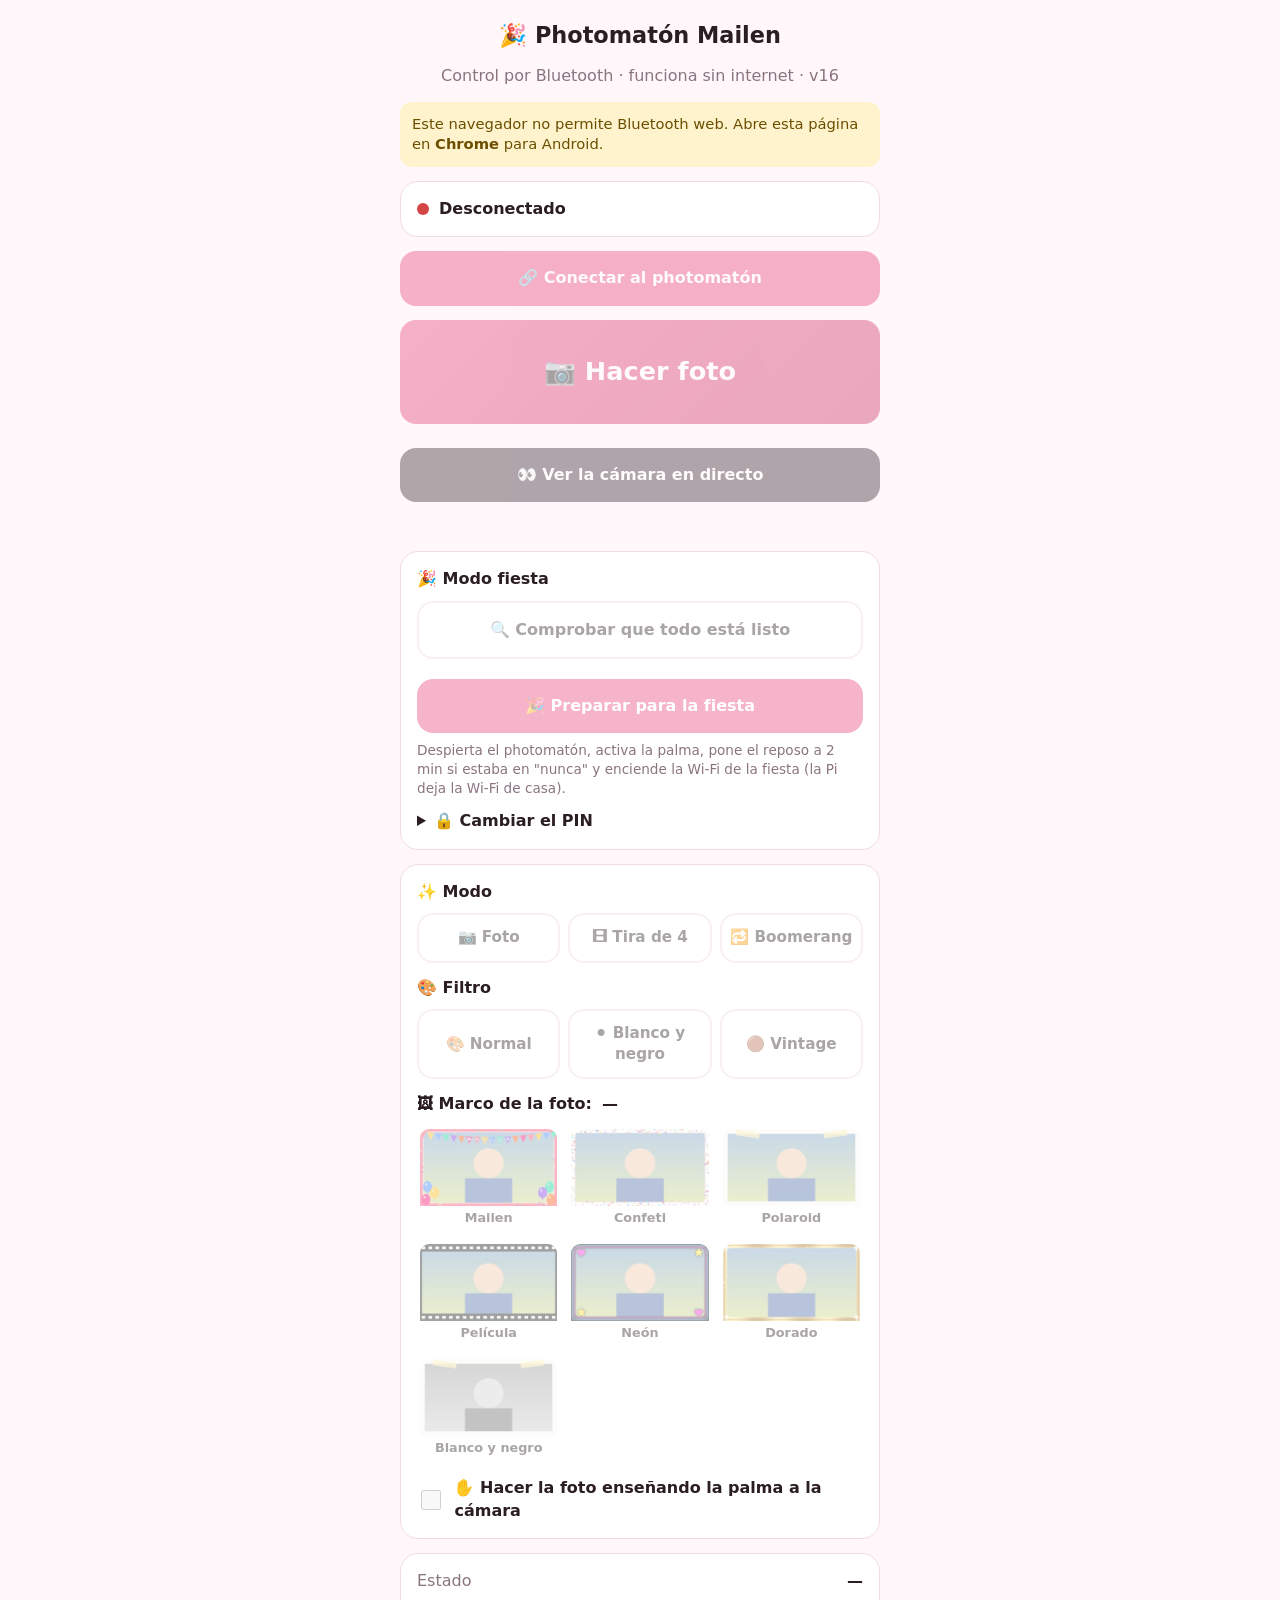
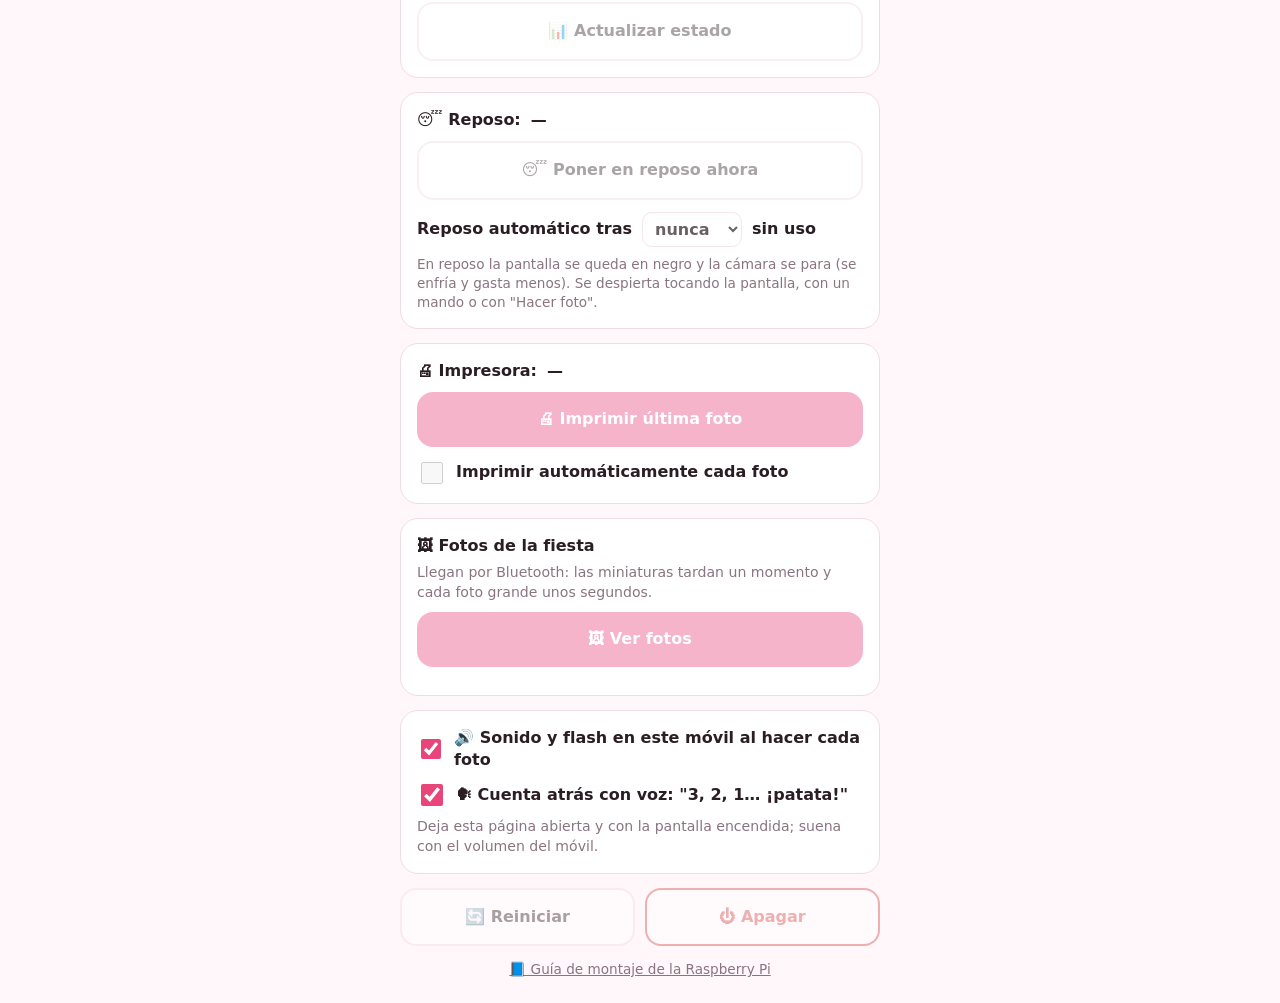
<file: index.html>
<!doctype html>
<html lang="es">
<head>
<meta charset="utf-8">
<meta name="viewport" content="width=device-width,initial-scale=1,viewport-fit=cover">
<meta name="theme-color" content="#e8457a">
<link rel="manifest" href="manifest.json">
<link rel="icon" href="icon.svg">
<title>Photomatón Mailen</title>
<style>
:root{--bg:#fff7fa;--fg:#2b1d24;--card:#fff;--pri:#e8457a;--pri2:#c92e62;--mut:#8a7480;--ok:#1f9d55;--bad:#d64545;--line:#f1dbe4}
@media (prefers-color-scheme:dark){:root{--bg:#1b1417;--fg:#f7eaf0;--card:#271d22;--mut:#b49aa6;--line:#3a2b32}}
*{box-sizing:border-box}
body{margin:0;background:var(--bg);color:var(--fg);font:16px/1.4 system-ui,-apple-system,Segoe UI,Roboto,sans-serif;padding:max(16px,env(safe-area-inset-top)) 16px 24px}
main{max-width:480px;margin:0 auto;display:flex;flex-direction:column;gap:14px}
h1{font-size:1.4rem;margin:4px 0 0;text-align:center}
.sub{text-align:center;color:var(--mut);margin:0}
.card{background:var(--card);border:1px solid var(--line);border-radius:18px;padding:16px}
.estado-con{display:flex;align-items:center;gap:10px;font-weight:600}
.dot{width:12px;height:12px;border-radius:50%;background:var(--bad);flex:none}
.dot.on{background:var(--ok)}
button{font:inherit;border:0;border-radius:16px;padding:16px;cursor:pointer;width:100%;font-weight:700;color:#fff;background:var(--pri);touch-action:manipulation}
button:active{transform:scale(.98)}
button:disabled{opacity:.4;cursor:default}
.foto{font-size:1.6rem;padding:34px 16px;background:linear-gradient(135deg,var(--pri),var(--pri2))}
.fila{display:grid;grid-template-columns:1fr 1fr;gap:10px}
.sec{background:var(--card);color:var(--fg);border:2px solid var(--line)}
.peligro{background:var(--card);color:var(--bad);border:2px solid var(--bad)}
#log{font-size:.95rem;color:var(--mut);min-height:1.4em;text-align:center}
dl{display:grid;grid-template-columns:auto 1fr;gap:6px 12px;margin:0}
dt{color:var(--mut)}dd{margin:0;font-weight:600;text-align:right}
.aviso{background:#fff3cd;color:#6b4e00;border-radius:12px;padding:12px;font-size:.92rem}
@media (prefers-color-scheme:dark){.aviso{background:#3b3010;color:#f3dc8b}}
.oculto{display:none}
#flash{position:fixed;inset:0;background:#fff;opacity:0;pointer-events:none;transition:opacity .35s ease-out;z-index:99}
#flash.on{opacity:1;transition:none}
.opc{display:flex;align-items:center;gap:10px;font-weight:600}
.opc input{width:22px;height:22px;accent-color:var(--pri)}
#modos{display:grid;grid-template-columns:repeat(3,1fr);gap:8px;margin-top:10px}
#modos button{padding:12px 4px;font-size:.95rem;background:var(--card);color:var(--fg);border:2px solid var(--line)}
#modos button.sel{background:var(--pri);color:#fff;border-color:var(--pri)}
#filtros{display:grid;grid-template-columns:repeat(3,1fr);gap:8px;margin-top:10px}
#filtros button{padding:12px 4px;font-size:.95rem;background:var(--card);color:var(--fg);border:2px solid var(--line)}
#filtros button.sel{background:var(--pri);color:#fff;border-color:var(--pri)}
#filtros.apagado{opacity:.35;pointer-events:none}
#marcos.apagado{opacity:.35;pointer-events:none}
#rejilla .video::before{content:"▶";position:absolute;right:6px;bottom:4px;color:#fff;font-size:1rem;text-shadow:0 1px 3px #000;z-index:1}
#vVid{max-width:100%;max-height:100%;display:none}
#marcos{display:grid;grid-template-columns:repeat(3,1fr);gap:8px;margin-top:10px}
#marcos button{padding:0;background:none;color:var(--fg);border:3px solid transparent;border-radius:12px;overflow:hidden;font-size:.8rem;font-weight:600}
#marcos button img{width:100%;aspect-ratio:16/9;display:block;object-fit:cover}
#marcos button span{display:block;padding:3px 0}
#marcos button.sel{border-color:var(--pri);background:var(--line)}
#rejilla{display:grid;grid-template-columns:repeat(3,1fr);gap:6px;margin-top:12px}
#rejilla button{padding:0;border-radius:10px;overflow:hidden;aspect-ratio:16/9;background:var(--line);position:relative}
#rejilla img{width:100%;height:100%;object-fit:cover;display:block}
#rejilla .cargando::after{content:"…";position:absolute;inset:0;display:grid;place-items:center;color:var(--mut);font-size:1.4rem}
#visor{position:fixed;inset:0;background:#0d090b;display:none;flex-direction:column;z-index:50}
#visor.on{display:flex}
#visor .arriba{display:flex;justify-content:space-between;align-items:center;padding:max(10px,env(safe-area-inset-top)) 12px 6px;color:#eee}
#vCerrar{background:none;width:auto;padding:6px 12px;font-size:1.8rem;line-height:1}
#vMarco{flex:1;display:flex;align-items:center;justify-content:center;position:relative;min-height:0}
#vImg{max-width:100%;max-height:100%;object-fit:contain}
#vMarco .flecha{position:absolute;top:50%;transform:translateY(-50%);width:44px;height:64px;padding:0;background:rgba(255,255,255,.14);font-size:1.6rem}
#vAnt{left:6px}#vSig{right:6px}
#vBarra{height:4px;background:#3a2b32;margin:0 12px;border-radius:2px;overflow:hidden}
#vBarra div{height:100%;width:0;background:var(--pri);transition:width .15s}
#vTexto{color:#bbb;text-align:center;font-size:.9rem;min-height:1.3em;margin:6px 12px 0}
#visor .acciones{display:grid;grid-template-columns:repeat(3,1fr);gap:8px;padding:10px 12px max(14px,env(safe-area-inset-bottom))}
#visor .acciones button{padding:14px 4px;background:#3a2b32;font-size:.95rem}
#visor .acciones .pri{background:linear-gradient(135deg,var(--pri),var(--pri2))}
#visor .acciones .seguro{background:var(--ok)}
#bActualizar{margin-top:10px;padding:12px}
#camara{position:fixed;inset:0;background:#0d090b;display:none;flex-direction:column;z-index:60;color:#eee}
#camara.on{display:flex}
#camara .arriba{display:flex;justify-content:space-between;align-items:center;padding:max(10px,env(safe-area-inset-top)) 12px 6px}
#camCaja{flex:1;display:flex;align-items:center;justify-content:center;min-height:0;padding:0 8px}
#camLienzo{position:relative;width:100%;max-height:100%;aspect-ratio:16/9;background:#000;border-radius:10px;overflow:hidden}
#camLienzo img{position:absolute;inset:0;width:100%;height:100%;object-fit:contain}
#camTexto{position:absolute;inset:0;display:flex;align-items:center;justify-content:center;text-align:center;padding:20px;font-weight:600}
#camInfo{font-size:.85rem;color:#b49aa6}
#camara .acciones{display:grid;grid-template-columns:1fr 1fr;gap:8px;padding:10px 12px max(14px,env(safe-area-inset-bottom))}
#camara .acciones button{padding:16px 4px}
#bVista{margin-top:10px;background:#3a2b32}
</style>
</head>
<body>
<div id="flash"></div>
<div id="camara" role="dialog" aria-modal="true">
  <div class="arriba"><span>👀 Cámara en directo <span id="camInfo"></span></span><button id="camCerrar" aria-label="Cerrar" style="background:none;width:auto;font-size:1.9rem;padding:6px 10px">×</button></div>
  <div id="camCaja"><div id="camLienzo"><img id="camImg" alt=""><img id="camMarco" alt=""><div id="camTexto">Conectando con la cámara…</div></div></div>
  <div class="acciones">
    <button id="camDespertar" class="oculto">⏰ Despertar</button>
    <button id="camFoto">📷 Hacer foto</button>
    <button id="camSalir" style="background:#3a2b32">Cerrar</button>
  </div>
</div>
<div id="visor" role="dialog" aria-modal="true">
  <div class="arriba"><span id="vCont"></span><button id="vCerrar" aria-label="Cerrar">×</button></div>
  <div id="vMarco"><img id="vImg" alt="Foto del photomatón"><video id="vVid" autoplay loop muted playsinline></video><button class="flecha" id="vAnt" aria-label="Anterior">‹</button><button class="flecha" id="vSig" aria-label="Siguiente">›</button></div>
  <div id="vBarra"><div></div></div>
  <p id="vTexto"></p>
  <div class="acciones">
    <button id="vCompartir" class="pri">📲 Compartir</button>
    <button id="vGuardar">⬇️ Guardar</button>
    <button id="vImprimir">🖨 Imprimir</button>
  </div>
</div>
<main>
  <h1>🎉 Photomatón Mailen</h1>
  <p class="sub">Control por Bluetooth · funciona sin internet · <span id="ver"></span></p>
  <div id="nuevaVer" class="aviso oculto">🆕 Hay una versión nueva de la webapp. <button id="bActualizar" type="button">Actualizar</button></div>

  <div id="noble" class="aviso oculto">Este navegador no permite Bluetooth web. Abre esta página en <b>Chrome</b> para Android.</div>

  <div class="card">
    <div class="estado-con"><span id="dot" class="dot"></span><span id="con">Desconectado</span></div>
  </div>

  <button id="bConectar">🔗 Conectar al photomatón</button>
  <div id="cardPin" class="card oculto">
    <div class="estado-con">🔒 PIN del photomatón</div>
    <div style="height:10px"></div>
    <div style="display:flex;gap:8px">
      <input id="iPin" type="password" inputmode="numeric" pattern="[0-9]*" maxlength="8" autocomplete="off" placeholder="PIN"
        style="flex:1;min-width:0;font:inherit;font-size:1.3rem;padding:10px 12px;border-radius:12px;border:2px solid var(--line);background:var(--card);color:var(--fg);letter-spacing:.3em">
      <button id="bPin" style="width:auto;padding:0 22px;margin:0">Entrar</button>
    </div>
    <p id="pinMsg" class="sub" style="text-align:left;margin:8px 0 0;font-size:.88rem">Solo quien sepa el PIN puede manejar el photomatón desde el móvil.</p>
  </div>
  <button id="bFoto" class="foto" disabled>📷 Hacer foto</button>
  <button id="bVista" disabled>👀 Ver la cámara en directo</button>
  <div id="log"></div>

  <div class="card">
    <div class="estado-con">🎉 Modo fiesta</div>
    <div style="height:10px"></div>
    <button id="bComprobar" class="sec" disabled>🔍 Comprobar que todo está listo</button>
    <div id="checks" style="margin-top:10px;font-size:.95rem;line-height:1.45"></div>
    <div style="height:10px"></div>
    <button id="bFiesta" disabled>🎉 Preparar para la fiesta</button>
    <p class="sub" style="text-align:left;margin:8px 0 0;font-size:.85rem">Despierta el photomatón, activa la palma, pone el reposo a 2 min si estaba en "nunca" y enciende la Wi-Fi de la fiesta (la Pi deja la Wi-Fi de casa).</p>
    <details style="margin-top:12px"><summary style="cursor:pointer;font-weight:600">🔒 Cambiar el PIN</summary>
      <div style="display:flex;gap:8px;margin-top:10px">
        <input id="iPinNuevo" type="password" inputmode="numeric" pattern="[0-9]*" maxlength="8" autocomplete="off" placeholder="PIN nuevo (4-8 cifras)"
          style="flex:1;min-width:0;font:inherit;padding:10px 12px;border-radius:12px;border:2px solid var(--line);background:var(--card);color:var(--fg)">
        <button id="bPinNuevo" class="sec" style="width:auto;padding:0 16px;margin:0" disabled>Cambiar</button>
      </div>
    </details>
  </div>

  <div class="card">
    <div class="estado-con">✨ Modo</div>
    <div id="modos">
      <button data-m="foto" disabled>📷 Foto</button>
      <button data-m="tira" disabled>🎞 Tira de 4</button>
      <button data-m="boomerang" disabled>🔁 Boomerang</button>
    </div>
    <div style="height:14px"></div>
    <div class="estado-con">🎨 Filtro</div>
    <div id="filtros">
      <button data-f="0" disabled>🎨 Normal</button>
      <button data-f="1" disabled>⚫ Blanco y negro</button>
      <button data-f="2" disabled>🟤 Vintage</button>
    </div>
    <div style="height:14px"></div>
    <div class="estado-con">🖼 Marco de la foto: <span id="marcoNombre" style="font-weight:600">—</span></div>
    <div id="marcos"></div>
    <div style="height:14px"></div>
    <label class="opc"><input type="checkbox" id="cGestos" disabled> ✋ Hacer la foto enseñando la palma a la cámara</label>
  </div>

  <div class="card">
    <dl id="estado"><dt>Estado</dt><dd>—</dd></dl>
    <div style="height:10px"></div>
    <button id="bEstado" class="sec" disabled>📊 Actualizar estado</button>
  </div>

  <div class="card">
    <div class="estado-con">😴 Reposo: <span id="repEstado" style="font-weight:600">—</span></div>
    <div style="height:10px"></div>
    <button id="bReposo" class="sec" disabled>😴 Poner en reposo ahora</button>
    <div style="height:12px"></div>
    <label class="opc">Reposo automático tras
      <select id="sReposo" disabled style="font:inherit;padding:6px 8px;border-radius:10px;border:1px solid var(--line);background:var(--card);color:var(--fg)">
        <option value="0">nunca</option><option value="2">2 min</option><option value="5">5 min</option><option value="10">10 min</option>
        <option value="15">15 min</option><option value="30">30 min</option><option value="60">60 min</option>
      </select> sin uso</label>
    <p class="sub" style="text-align:left;margin:8px 0 0;font-size:.85rem">En reposo la pantalla se queda en negro y la cámara se para (se enfría y gasta menos). Se despierta tocando la pantalla, con un mando o con "Hacer foto".</p>
  </div>

  <div class="card">
    <div class="estado-con">🖨 Impresora: <span id="impEstado" style="font-weight:600">—</span></div>
    <div style="height:10px"></div>
    <button id="bImprimir" disabled>🖨 Imprimir última foto</button>
    <div style="height:12px"></div>
    <label class="opc"><input type="checkbox" id="cAuto" disabled> Imprimir automáticamente cada foto</label>
  </div>

  <div class="card">
    <div class="estado-con">🖼 Fotos de la fiesta <span id="nFotos" style="color:var(--mut);font-weight:400"></span></div>
    <p class="sub" style="text-align:left;margin:6px 0 10px;font-size:.88rem">Llegan por Bluetooth: las miniaturas tardan un momento y cada foto grande unos segundos.</p>
    <button id="bGaleria" disabled>🖼 Ver fotos</button>
    <div id="rejilla"></div>
    <div id="masBox" class="oculto" style="margin-top:10px"><button id="bMas" class="sec">Cargar más</button></div>
  </div>

  <div class="card oculto" id="cardPanel">
    <div class="estado-con">📱 Panel de fotos: <span id="wifiEstado" style="font-weight:600">—</span></div>
    <p class="sub" style="text-align:left;margin:8px 0 10px;font-size:.88rem">Los invitados se conectan a la Wi-Fi del photomatón y abren <b>http://10.42.0.1</b> para ver, guardar, mandar por WhatsApp o imprimir sus fotos.</p>
    <button id="bWifi" class="sec" disabled>📶 Encender Wi-Fi de la fiesta</button>
    <div style="height:12px"></div>
    <label class="opc"><input type="checkbox" id="cInvitados" disabled> Los invitados pueden imprimir desde el panel</label>
  </div>

  <div class="card">
    <label class="opc"><input type="checkbox" id="cEfectos" checked> 🔊 Sonido y flash en este móvil al hacer cada foto</label>
    <div style="height:10px"></div>
    <label class="opc"><input type="checkbox" id="cVoz" checked> 🗣 Cuenta atrás con voz: "3, 2, 1… ¡patata!"</label>
    <p class="sub" style="text-align:left;margin-top:8px;font-size:.88rem">Deja esta página abierta y con la pantalla encendida; suena con el volumen del móvil.</p>
  </div>

  <div class="fila">
    <button id="bReiniciar" class="sec" disabled>🔄 Reiniciar</button>
    <button id="bApagar" class="peligro" disabled>⏻ Apagar</button>
  </div>
  <p class="sub" style="font-size:.85rem"><a href="https://github.com/mibaldi/photomaton-mailen/tree/main/raspberry" style="color:var(--mut)">📘 Guía de montaje de la Raspberry Pi</a></p>
</main>
<script>
const SVC="a07498ca-ad5b-474e-940d-16f1fbe7e8cd", CMD="a07498ca-ad5b-474e-940d-16f1fbe7e8ce", RESP="a07498ca-ad5b-474e-940d-16f1fbe7e8cf", DATA="a07498ca-ad5b-474e-940d-16f1fbe7e8d0";
let dev=null, cmdChar=null;
const $=id=>document.getElementById(id);
const botones=["bVista","bFoto","bEstado","bReiniciar","bApagar","bImprimir","cAuto","bWifi","cInvitados","bGaleria","cGestos","bReposo","sReposo","bComprobar","bFiesta","bPinNuevo"];
let listaMarcos=[], marcoActual=null, modoActual="foto", filtroActual=0;
const TXT_DISPARO={foto:"📷 Hacer foto",tira:"🎞 Hacer tira de 4 fotos",boomerang:"🔁 Hacer boomerang"};
const log=t=>$("log").textContent=t;

if(!navigator.bluetooth){$("noble").classList.remove("oculto");$("bConectar").disabled=true}

function conectadoUI(on){
  $("dot").classList.toggle("on",on);
  $("con").textContent=on?"Conectado a "+(dev?.name||"Photomaton"):"Desconectado";
  botones.forEach(b=>$(b).disabled=!on);
  if(typeof mantenerPantalla==="function") mantenerPantalla(on);
  if(typeof pintarMarcos==="function") pintarMarcos(marcoActual);
  if(typeof pintarModo==="function") pintarModo(modoActual);
  if(typeof pintarFiltro==="function") pintarFiltro(filtroActual);
  $("bConectar").textContent=on?"🔌 Desconectar":"🔗 Conectar al photomatón";
}

async function conectar(){
  desbloquearAudio();
  if(dev?.gatt?.connected){dev.gatt.disconnect();return}
  try{
    if(!dev){
      dev=await navigator.bluetooth.requestDevice({filters:[{services:[SVC]},{name:"Photomaton"}],optionalServices:[SVC]});
      dev.addEventListener("gattserverdisconnected",()=>{conectadoUI(false);abortarDatos();log("Conexión perdida. Pulsa Conectar.")});
    }
    log("Conectando…");
    const srv=await dev.gatt.connect();
    const s=await srv.getPrimaryService(SVC);
    cmdChar=await s.getCharacteristic(CMD);
    const r=await s.getCharacteristic(RESP);
    await r.startNotifications();
    r.addEventListener("characteristicvaluechanged",e=>respuesta(new TextDecoder().decode(e.target.value)));
    try{
      const dch=await s.getCharacteristic(DATA); await dch.startNotifications();
      dch.addEventListener("characteristicvaluechanged",e=>trozoRecibido(e.target.value));
    }catch(e){console.warn("Sin canal de datos (servidor antiguo)",e)}
    conectadoUI(true); log("¡Listo!");
    // si el photomatón no contesta al primer "estado", la conexión está rota (p. ej. se reinició su
    // servidor Bluetooth): se corta para que al volver a conectar se haga limpia
    const t0=Date.now();
    setTimeout(()=>{ if(dev?.gatt?.connected && ultimaRespuesta<t0){ log("⚠️ El photomatón no responde. Vuelve a pulsar Conectar."); dev.gatt.disconnect(); } },7000);
    let pin=""; try{pin=localStorage.getItem("pin")||""}catch{}
    if(pin) await enviar("pin "+pin);
    enviar("estado");
  }catch(e){log("No se pudo conectar: "+e.message);conectadoUI(false)}
}

async function enviar(t){
  try{await cmdChar.writeValue(new TextEncoder().encode(t))}catch(e){log("Error enviando: "+e.message)}
}

let ultimaRespuesta=0;
function respuesta(txt){
  ultimaRespuesta=Date.now();
  let d; try{d=JSON.parse(txt)}catch{log(txt);return}
  if(d.cmd==="click"){efectoFoto();return}
  if(d.cmd==="cuenta"){cuentaVoz(d.seg);return}
  if(d.cmd==="pin"){
    if(d.ok){ $("cardPin").classList.add("oculto"); try{localStorage.setItem("pin",pinProbado||localStorage.getItem("pin")||"")}catch{} log(d.msg); if(pinProbado){pinProbado="";enviar("estado")} }
    else{ $("cardPin").classList.remove("oculto"); $("pinMsg").textContent=d.msg; if(pinProbado){try{localStorage.removeItem("pin")}catch{}} pinProbado=""; $("iPin").focus(); }
    return;
  }
  if(d.cmd==="pin_cambiado"){ if(d.ok){try{localStorage.setItem("pin",d.pin)}catch{} $("iPinNuevo").value="";} log((d.ok?"":"⚠️ ")+d.msg); return; }
  if(d.cmd==="check"){
    if(d.i===0) $("checks").innerHTML="";
    const ico={ok:"✅",aviso:"⚠️",mal:"❌",info:"ℹ️"}[d.nivel]||"•";
    const fila=document.createElement("div"); fila.textContent=ico+" "+d.txt; if(d.nivel==="mal") fila.style.fontWeight="700";
    $("checks").appendChild(fila); return;
  }
  if(d.cmd==="check_fin"){ const f=document.createElement("div"); f.style.cssText="margin-top:6px;font-weight:700"; f.textContent=d.msg; $("checks").appendChild(f); $("bComprobar").disabled=false; return; }
  if(d.cmd==="datos"){cabeceraDatos(d);return}
  if("marco" in d && d.marco!==null) pintarMarcos(d.marco);
  if(d.modo) pintarModo(d.modo);
  if(typeof d.filtro==="number") pintarFiltro(d.filtro);
  if(d.cmd==="imprimir" && $("visor").classList.contains("on")) $("vTexto").textContent=d.msg;
  if("impresora" in d){
    $("impEstado").textContent=d.impresora+(d.impresas!==undefined?` · ${d.impresas}${d.limite?"/"+d.limite:""} impresas`:"");
    $("cAuto").checked=!!d.auto_print;
    if("invitados" in d) $("cInvitados").checked=!!d.invitados;
  }
  if("reposo" in d){
    reposo=d.reposo;
    $("repEstado").textContent=d.reposo===null?"no disponible":d.reposo?"💤 en reposo":"☀️ despierto";
    $("bReposo").textContent=d.reposo?"☀️ Despertar":"😴 Poner en reposo ahora";
    if(d.reposo_min!=null){ const o=[...$("sReposo").options].some(x=>+x.value===d.reposo_min); if(!o) $("sReposo").add(new Option(d.reposo_min+" min",d.reposo_min)); $("sReposo").value=String(d.reposo_min); }
  }
  if("gestos" in d){ $("cGestos").checked=!!d.gestos; $("cGestos").parentElement.style.opacity=d.gestos===null?.5:1; }
  if("hotspot" in d){
    hotspot=!!d.hotspot;
    $("wifiEstado").textContent=hotspot?"✅ Wi-Fi de la fiesta encendida":"apagado (Pi en la Wi-Fi de casa o sin red)";
    $("bWifi").textContent=hotspot?"📴 Apagar Wi-Fi de la fiesta":"📶 Encender Wi-Fi de la fiesta";
  }
  if(d.cmd==="estado"){
    const filas=[["App",d.app?"✅ OK":"❌ parada"],["Cámara",d.camara?"✅ OK":"❌ no detectada"],["Fotos",d.fotos],
      ["Internet",d.internet?"✅ sí (sube a Drive)":"❌ no (se guardan)"],["Wi-Fi",d.wifi||"—"],["Temperatura",d.temp],["Alimentación",d.alim_ok?"✅ OK":"⚠️ justa"]];
    $("estado").innerHTML=filas.map(([k,v])=>`<dt>${k}</dt><dd>${v}</dd>`).join("");
    log("Estado actualizado");
  }else{
    log((d.ok?"":"⚠️ ")+(d.msg||JSON.stringify(d)));
    if(d.cmd==="foto_hecha"){$("bFoto").disabled=false; if(navigator.vibrate)navigator.vibrate(80); if(galeriaAbierta) setTimeout(cargarLista,1500)}
  }
}

// --- Sonido de obturador + flash en el móvil (aviso "click" de la Pi) ---
let actx=null, wakeLock=null;
try{$("cEfectos").checked=localStorage.getItem("efectos")!=="0"}catch{}
$("cEfectos").onchange=()=>{try{localStorage.setItem("efectos",$("cEfectos").checked?"1":"0")}catch{} desbloquearAudio()};
function desbloquearAudio(){
  try{ if(!actx) actx=new (window.AudioContext||window.webkitAudioContext)(); if(actx.state==="suspended") actx.resume(); }catch{}
  cargarVoces();
}
function clic(t0,dur,vol,decay){
  const n=Math.floor(actx.sampleRate*dur), b=actx.createBuffer(1,n,actx.sampleRate), d=b.getChannelData(0);
  let prev=0; for(let i=0;i<n;i++){prev=.6*prev+.4*(Math.random()*2-1); d[i]=prev*Math.exp(-i/(actx.sampleRate*decay));}
  const src=actx.createBufferSource(), g=actx.createGain(); g.gain.value=vol;
  src.buffer=b; src.connect(g).connect(actx.destination); src.start(t0);
}
// --- Cuenta atrás con voz (aviso "cuenta" de la Pi al empezar la cuenta atrás de la pantalla) ---
const voces={}; let cargandoVoces=false;
try{$("cVoz").checked=localStorage.getItem("voz")!=="0"}catch{}
$("cVoz").onchange=()=>{try{localStorage.setItem("voz",$("cVoz").checked?"1":"0")}catch{} desbloquearAudio()};
async function cargarVoces(){
  if(cargandoVoces||!actx) return; cargandoVoces=true;
  for(const k of ["1","2","3","4","5","patata"]){
    try{ voces[k]=await actx.decodeAudioData(await (await fetch("voz/"+k+".mp3")).arrayBuffer()); }catch{}
  }
  if(Object.keys(voces).length<6) cargandoVoces=false;   // sin red la primera vez: se reintenta
}
function decir(k,cuando){
  const b=voces[k]; if(!b) return;
  const src=actx.createBufferSource(), g=actx.createGain(); g.gain.value=1;
  src.buffer=b; src.connect(g).connect(actx.destination); src.start(cuando);
}
function cuentaVoz(seg){
  if(!$("cVoz").checked||!actx||!seg) return;
  if(actx.state==="suspended") actx.resume();
  const lat=.2, t0=actx.currentTime-lat;            // el aviso llega por Bluetooth con algo de retraso
  const n=Math.min(5,Math.ceil(seg));
  for(let k=n;k>=1;k--) decir(String(k),Math.max(actx.currentTime,t0+(seg-k)));
  decir("patata",Math.max(actx.currentTime+.05,t0+seg-.4));   // justo antes de la foto, para que sonrían a tiempo
}
function efectoFoto(){
  if(!$("cEfectos").checked) return;
  if(actx){ if(actx.state==="suspended") actx.resume(); const t=actx.currentTime+.01; clic(t,.05,1,.008); clic(t+.12,.09,.9,.02); }
  const f=$("flash"); f.classList.add("on"); requestAnimationFrame(()=>requestAnimationFrame(()=>setTimeout(()=>f.classList.remove("on"),120)));
  if(navigator.vibrate) navigator.vibrate(60);
}
async function mantenerPantalla(on){
  try{
    if(on && "wakeLock" in navigator && !wakeLock){ wakeLock=await navigator.wakeLock.request("screen"); wakeLock.addEventListener("release",()=>wakeLock=null); }
    if(!on && wakeLock){ await wakeLock.release(); wakeLock=null; }
  }catch{}
}
document.addEventListener("visibilitychange",()=>{ if(document.visibilityState==="visible" && dev?.gatt?.connected) mantenerPantalla(true); });
document.addEventListener("pointerdown",desbloquearAudio);

$("bConectar").onclick=conectar;
$("bFoto").onclick=()=>{$("bFoto").disabled=true;log(modoActual==="tira"?"🎞 ¡4 fotos seguidas, sonreíd!":modoActual==="boomerang"?"🔁 ¡Moveos!":"📷 ¡Sonreíd!");enviar("foto");setTimeout(()=>{if(dev?.gatt?.connected)$("bFoto").disabled=false},modoActual==="foto"?8000:20000)};
$("bEstado").onclick=()=>enviar("estado");
$("bImprimir").onclick=()=>{$("bImprimir").disabled=true;log("🖨 Enviando a la impresora…");enviar("imprimir");setTimeout(()=>{if(dev?.gatt?.connected)$("bImprimir").disabled=false},5000)};
let hotspot=false;
$("bWifi").onclick=()=>{$("bWifi").disabled=true;log(hotspot?"Apagando la Wi-Fi de la fiesta…":"Encendiendo la Wi-Fi de la fiesta…");enviar(hotspot?"wifi_fiesta_off":"wifi_fiesta_on");setTimeout(()=>{if(dev?.gatt?.connected)$("bWifi").disabled=false},6000)};
let reposo=false, pinProbado="";
function probarPin(){ const p=$("iPin").value.trim(); if(!/^\d{4,8}$/.test(p)){$("pinMsg").textContent="El PIN tiene de 4 a 8 cifras";return} pinProbado=p; $("iPin").value=""; enviar("pin "+p); }
$("bPin").onclick=probarPin;
$("iPin").addEventListener("keydown",e=>{if(e.key==="Enter")probarPin()});
$("bComprobar").onclick=()=>{ $("bComprobar").disabled=true; $("checks").textContent="Comprobando… (unos segundos)"; enviar("comprobar"); setTimeout(()=>{$("bComprobar").disabled=!(dev?.gatt?.connected)},20000); };
$("bFiesta").onclick=()=>enviar("fiesta");
$("bPinNuevo").onclick=()=>{ const p=$("iPinNuevo").value.trim(); if(!/^\d{4,8}$/.test(p)){log("⚠️ El PIN nuevo debe tener de 4 a 8 cifras");return} enviar("cambiar_pin "+p); };
$("bReposo").onclick=()=>enviar(reposo?"despertar":"dormir");
$("sReposo").onchange=()=>enviar("reposo "+$("sReposo").value);
$("cGestos").onchange=()=>enviar($("cGestos").checked?"gestos_on":"gestos_off");
$("cInvitados").onchange=()=>enviar($("cInvitados").checked?"invitados_on":"invitados_off");
$("cAuto").onchange=()=>enviar($("cAuto").checked?"auto_on":"auto_off");
$("bReiniciar").onclick=()=>{if(confirm("¿Reiniciar el photomatón?"))enviar("reiniciar")};
$("bApagar").onclick=()=>{if(confirm("¿Seguro que quieres APAGAR el photomatón?"))enviar("apagar")};

// ---------- Marcos ----------
fetch("marcos/marcos.json").then(r=>r.json()).then(l=>{listaMarcos=l;pintarMarcos(marcoActual)}).catch(()=>{});
function pintarMarcos(i){
  marcoActual=i; if(vistaAbierta) pintarVistaExtras();
  $("marcoNombre").textContent=listaMarcos[i]?.nombre||"—";
  const con=!!dev?.gatt?.connected;
  $("marcos").innerHTML=listaMarcos.map((m,k)=>`<button data-k="${k}" class="${k===i?"sel":""}" ${con?"":"disabled"}><img src="marcos/miniaturas/${m.clave}.jpg" alt=""><span>${m.nombre}</span></button>`).join("");
}
function pintarModo(m){
  modoActual=m; if(vistaAbierta) pintarVistaExtras();
  document.querySelectorAll("#modos button").forEach(b=>{b.classList.toggle("sel",b.dataset.m===m);b.disabled=!dev?.gatt?.connected});
  $("marcos").classList.toggle("apagado",m!=="foto");
  $("filtros").classList.toggle("apagado",m==="boomerang");
  if(!$("bFoto").disabled||!dev?.gatt?.connected) $("bFoto").textContent=TXT_DISPARO[m]||TXT_DISPARO.foto;
}
function pintarFiltro(f){
  filtroActual=f; if(vistaAbierta) pintarVistaExtras();
  document.querySelectorAll("#filtros button").forEach(b=>{b.classList.toggle("sel",+b.dataset.f===f);b.disabled=!dev?.gatt?.connected});
}
$("filtros").onclick=e=>{const b=e.target.closest("button[data-f]");if(b){pintarFiltro(+b.dataset.f);enviar("filtro "+b.dataset.f)}};
$("modos").onclick=e=>{const b=e.target.closest("button[data-m]");if(b){pintarModo(b.dataset.m);enviar("modo "+b.dataset.m)}};
$("marcos").onclick=e=>{const b=e.target.closest("button[data-k]");if(b){pintarMarcos(+b.dataset.k);enviar("marco "+b.dataset.k)}};

// ---------- Galería por Bluetooth ----------
// Cada petición (lista / mini / ver) devuelve una cabecera por RESP y los bytes en trozos por DATA.
// Las peticiones van de una en una; si faltan trozos se piden otra vez.
const colaDatos=[]; let actualDatos=null;
const minis=new Map(), grandes=new Map();
let fotos=[], mostradas=0, galeriaAbierta=false, vIdx=-1, confirmarImp=null;
const POR_TANDA=18;

function abortarDatos(){
  const err=new Error("desconectado");
  if(actualDatos){clearTimeout(actualDatos._t);actualDatos.ko(err);actualDatos=null}
  colaDatos.splice(0).forEach(p=>p.ko(err));
}
function pedirDatos(orden, urgente=false){
  return new Promise((ok,ko)=>{
    const p={orden,ok,ko,intentos:0};
    urgente?colaDatos.unshift(p):colaDatos.push(p);
    siguienteDatos();
  });
}
function siguienteDatos(){
  if(actualDatos||!colaDatos.length||!dev?.gatt?.connected) return;
  actualDatos=colaDatos.shift(); actualDatos.cab=null;
  enviar(actualDatos.orden); vigilar(8000);
}
function vigilar(ms){clearTimeout(actualDatos?._t); if(actualDatos) actualDatos._t=setTimeout(revisar,ms)}
function cabeceraDatos(d){
  const a=actualDatos; if(!a) return;
  if(!d.ok){clearTimeout(a._t);actualDatos=null;a.ko(Object.assign(new Error(d.msg||"error"),{datos:d}));siguienteDatos();return}
  a.cab=d; a.buf=new Uint8Array(d.tam); a.tengo=new Uint8Array(d.n); a.cuantos=0; vigilar(3000);
  progreso(a);
}
function trozoRecibido(dv){
  const a=actualDatos; if(!a||!a.cab) return;
  const i=(dv.getUint8(0)<<8)|dv.getUint8(1);
  if(i>=a.cab.n||a.tengo[i]) return;
  a.buf.set(new Uint8Array(dv.buffer,dv.byteOffset+2,dv.byteLength-2),i*a.cab.trozo);
  a.tengo[i]=1; a.cuantos++; progreso(a);
  if(a.cuantos===a.cab.n){clearTimeout(a._t);actualDatos=null;a.ok({tipo:a.cab.tipo,id:a.cab.id,bytes:a.buf});siguienteDatos()}
  else vigilar(1500);
}
function revisar(){
  const a=actualDatos; if(!a) return;
  if(++a.intentos>4){actualDatos=null;a.ko(new Error("No llegan los datos"));siguienteDatos();return}
  if(!a.cab){enviar(a.orden);vigilar(8000);return}
  const faltan=[]; for(let i=0;i<a.cab.n&&faltan.length<60;i++) if(!a.tengo[i]) faltan.push(i);
  enviar(`trozos ${a.cab.tipo} ${a.cab.id} ${faltan.join(",")}`); vigilar(3000);
}
function progreso(a){
  if(a.cab?.tipo==="foto" && grandesPendiente===a.cab.id){
    const pc=Math.round(100*a.cuantos/a.cab.n); $("vBarra").firstChild.style.width=pc+"%";
    $("vTexto").textContent=pc<100?`Recibiendo ${a.cab.id.endsWith(".mp4")?"el boomerang":"la foto"} por Bluetooth… ${pc}%`:"";
  }
}

async function cargarLista(){
  try{
    const r=await pedirDatos("lista",true);
    const nuevas=JSON.parse(new TextDecoder().decode(r.bytes)).fotos;
    const habia=fotos.length; fotos=nuevas;
    $("nFotos").textContent=`· ${fotos.length}`;
    if(!habia){mostradas=0;$("rejilla").innerHTML="";mostrarMas()}
    else pintarRejilla(Math.max(mostradas,Math.min(fotos.length,mostradas+(fotos.length-habia))));
    if(!fotos.length) $("rejilla").innerHTML='<p class="sub" style="grid-column:1/-1">Todavía no hay fotos</p>';
  }catch(e){log("⚠️ No se pudo cargar la lista: "+e.message)}
}
function pintarRejilla(hasta){
  mostradas=hasta;
  $("rejilla").innerHTML=fotos.slice(0,mostradas).map((n,i)=>`<button data-i="${i}" class="${minis.has(n)?"":"cargando"} ${n.endsWith(".mp4")?"video":""}">${minis.has(n)?`<img src="${minis.get(n)}" alt="">`:""}</button>`).join("");
  $("masBox").classList.toggle("oculto",mostradas>=fotos.length);
  fotos.slice(0,mostradas).forEach(n=>{if(!minis.has(n)) pedirMini(n)});
}
function mostrarMas(){pintarRejilla(Math.min(fotos.length,mostradas+POR_TANDA))}
const pidiendoMini=new Set();
async function pedirMini(n){
  if(pidiendoMini.has(n)) return; pidiendoMini.add(n);
  try{
    const r=await pedirDatos("mini "+n);
    minis.set(n,URL.createObjectURL(new Blob([r.bytes],{type:"image/jpeg"})));
    const b=$("rejilla").querySelector(`[data-i="${fotos.indexOf(n)}"]`);
    if(b){b.classList.remove("cargando");b.innerHTML=`<img src="${minis.get(n)}" alt="">`}
    if(fotos[vIdx]===n && !grandes.has(n)) $("vImg").src=minis.get(n);
  }catch{}finally{pidiendoMini.delete(n)}
}
// ---------- Cámara en directo por Bluetooth ----------
// Pide imágenes pequeñas de una en una mientras la vista está abierta (unas pocas por segundo).
const CSS_FILTRO=["","grayscale(1) contrast(1.1)","sepia(.35) saturate(1.3) contrast(.92) brightness(1.06)"];
let vistaAbierta=false, urlVista=null, tiemposVista=[];
function pintarVistaExtras(){
  const m=listaMarcos[marcoActual];
  const conMarco=modoActual==="foto"&&m;
  $("camMarco").style.display=conMarco?"":"none";
  if(conMarco) $("camMarco").src="marcos/png/"+m.archivo;
  const f=modoActual==="boomerang"?"":(CSS_FILTRO[filtroActual]||(conMarco&&m.filtro?"grayscale(1)":""));
  $("camImg").style.filter=f;
  $("camFoto").textContent=TXT_DISPARO[modoActual]||TXT_DISPARO.foto;
}
async function bucleVista(){
  while(vistaAbierta&&dev?.gatt?.connected){
    try{
      const r=await pedirDatos("vista",true);
      if(!vistaAbierta) break;
      const u=URL.createObjectURL(new Blob([r.bytes],{type:"image/jpeg"}));
      $("camImg").src=u; if(urlVista) URL.revokeObjectURL(urlVista); urlVista=u;
      $("camTexto").textContent=""; $("camDespertar").classList.add("oculto");
      const ahora=performance.now(); tiemposVista.push(ahora); tiemposVista=tiemposVista.filter(t=>ahora-t<3000);
      $("camInfo").textContent=`· ${(tiemposVista.length/3).toFixed(1)} img/s`;
    }catch(e){
      if(!vistaAbierta) break;
      const reposo=e.datos?.reposo;
      $("camTexto").textContent=(reposo?"":"⚠️ ")+e.message; $("camDespertar").classList.toggle("oculto",!reposo);
      await new Promise(ok=>setTimeout(ok,reposo?2500:1500));
    }
  }
}
function abrirVista(){
  if(vistaAbierta||!dev?.gatt?.connected) return;
  vistaAbierta=true; tiemposVista=[]; $("camInfo").textContent=""; $("camTexto").textContent="Conectando con la cámara…";
  $("camImg").removeAttribute("src"); pintarVistaExtras();
  $("camara").classList.add("on"); history.pushState({camara:1},"");
  bucleVista();
}
function cerrarVista(){
  if(!vistaAbierta) return;
  vistaAbierta=false; $("camara").classList.remove("on");
  colaDatos.filter(p=>p.orden==="vista").forEach(p=>{colaDatos.splice(colaDatos.indexOf(p),1);p.ko(new Error("cerrada"))});
}
$("bVista").onclick=abrirVista;
$("camCerrar").onclick=$("camSalir").onclick=()=>history.back();
addEventListener("popstate",()=>{if(vistaAbierta)cerrarVista()});
$("camFoto").onclick=()=>{enviar("foto");$("camFoto").disabled=true;setTimeout(()=>$("camFoto").disabled=false,4000)};
$("camDespertar").onclick=()=>{enviar("despertar");$("camTexto").textContent="⏰ Despertando…"};

$("bGaleria").onclick=()=>{galeriaAbierta=true;$("bGaleria").textContent="🔄 Actualizar fotos";cargarLista()};
$("bMas").onclick=mostrarMas;
$("rejilla").onclick=e=>{const b=e.target.closest("button[data-i]");if(b)abrirFoto(+b.dataset.i)};

let grandesPendiente=null;
async function abrirFoto(i){
  if(i<0||i>=fotos.length) return;
  vIdx=i; const n=fotos[i];
  $("vCont").textContent=`Foto ${fotos.length-i} de ${fotos.length}`;
  $("vAnt").style.visibility=i>0?"":"hidden"; $("vSig").style.visibility=i<fotos.length-1?"":"hidden";
  resetImp(); $("vTexto").textContent="";
  const esVideo=n.endsWith(".mp4");
  $("vImprimir").style.display=esVideo?"none":"";
  if(!$("visor").classList.contains("on")){$("visor").classList.add("on");history.pushState({visor:1},"")}
  if(grandes.has(n)){mostrarGrande(n);$("vBarra").firstChild.style.width="100%";botonesVisor(true);return}
  $("vVid").style.display="none"; $("vVid").removeAttribute("src"); $("vImg").style.display="";
  $("vImg").src=minis.get(n)||""; $("vBarra").firstChild.style.width="0"; botonesVisor(false);
  grandesPendiente=n; $("vTexto").textContent="Pidiendo la foto…";
  try{
    const r=await pedirDatos("ver "+n,true);
    const blob=new Blob([r.bytes],{type:n.endsWith(".mp4")?"video/mp4":"image/jpeg"});
    grandes.set(n,{blob,url:URL.createObjectURL(blob)});
    if(fotos[vIdx]===n){mostrarGrande(n);$("vTexto").textContent="";botonesVisor(true)}
  }catch(e){if(fotos[vIdx]===n)$("vTexto").textContent="⚠️ No se pudo recibir: "+e.message}
}
function mostrarGrande(n){
  const g=grandes.get(n), v=n.endsWith(".mp4");
  $("vImg").style.display=v?"none":""; $("vVid").style.display=v?"":"none";
  if(v){$("vVid").src=g.url;$("vVid").play().catch(()=>{})}else{$("vVid").removeAttribute("src");$("vImg").src=g.url}
}
function botonesVisor(on){$("vCompartir").disabled=!on;$("vGuardar").disabled=!on}
function cerrarVisor(){$("vVid").pause();$("visor").classList.remove("on");resetImp();grandesPendiente=null}
$("vCerrar").onclick=()=>history.back();
addEventListener("popstate",cerrarVisor);
$("vAnt").onclick=()=>abrirFoto(vIdx-1); $("vSig").onclick=()=>abrirFoto(vIdx+1);
let x0=null; $("vMarco").addEventListener("touchstart",e=>x0=e.touches[0].clientX,{passive:true});
$("vMarco").addEventListener("touchend",e=>{if(x0===null)return;const dx=e.changedTouches[0].clientX-x0;x0=null;if(Math.abs(dx)>50)abrirFoto(vIdx+(dx<0?1:-1))});

$("vCompartir").onclick=async()=>{
  const n=fotos[vIdx], g=grandes.get(n); if(!g) return;
  const f=new File([g.blob],"photomaton-mailen-"+n,{type:g.blob.type});
  try{
    if(navigator.canShare?.({files:[f]})) await navigator.share({files:[f],title:"Cumple de Mailen"});
    else{$("vTexto").textContent="Este navegador no deja compartir: pulsa Guardar y mándala desde la galería"}
  }catch(e){if(e.name!=="AbortError")$("vTexto").textContent="⚠️ "+e.message}
};
$("vGuardar").onclick=()=>{
  const n=fotos[vIdx], g=grandes.get(n); if(!g) return;
  const a=document.createElement("a"); a.href=g.url; a.download="photomaton-mailen-"+n; document.body.appendChild(a); a.click(); a.remove();
  $("vTexto").textContent="⬇️ Guardada en Descargas";
};
function resetImp(){clearTimeout(confirmarImp);confirmarImp=null;$("vImprimir").textContent="🖨 Imprimir";$("vImprimir").classList.remove("seguro")}
$("vImprimir").onclick=()=>{
  if(!confirmarImp){$("vImprimir").textContent="¿Seguro? Toca otra vez";$("vImprimir").classList.add("seguro");confirmarImp=setTimeout(resetImp,4000);return}
  resetImp(); $("vTexto").textContent="🖨 Enviando a la impresora…"; enviar("imprimir "+fotos[vIdx]);
};

// Versión: sube VERSION y version.json a la vez al publicar cambios
const VERSION=16;
$("ver").textContent="v"+VERSION;
async function comprobarVersion(){
  try{
    const d=await (await fetch("version.json?t="+Date.now(),{cache:"no-store"})).json();
    $("nuevaVer").classList.toggle("oculto",!(d.v>VERSION));
  }catch{} // sin internet: no pasa nada
}
$("bActualizar").onclick=async()=>{
  $("bActualizar").disabled=true; $("bActualizar").textContent="Actualizando…";
  try{
    const r=await navigator.serviceWorker?.getRegistration(); await r?.update();
    for(const k of await caches.keys()) await caches.delete(k);
    await fetch("./",{cache:"reload"}); await fetch("index.html",{cache:"reload"});
  }catch{}
  location.reload();
};
comprobarVersion(); setInterval(comprobarVersion,10*60*1000);
document.addEventListener("visibilitychange",()=>{if(document.visibilityState==="visible")comprobarVersion()});
if("serviceWorker" in navigator)navigator.serviceWorker.register("sw.js");
</script>
</body>
</html>
</file>
